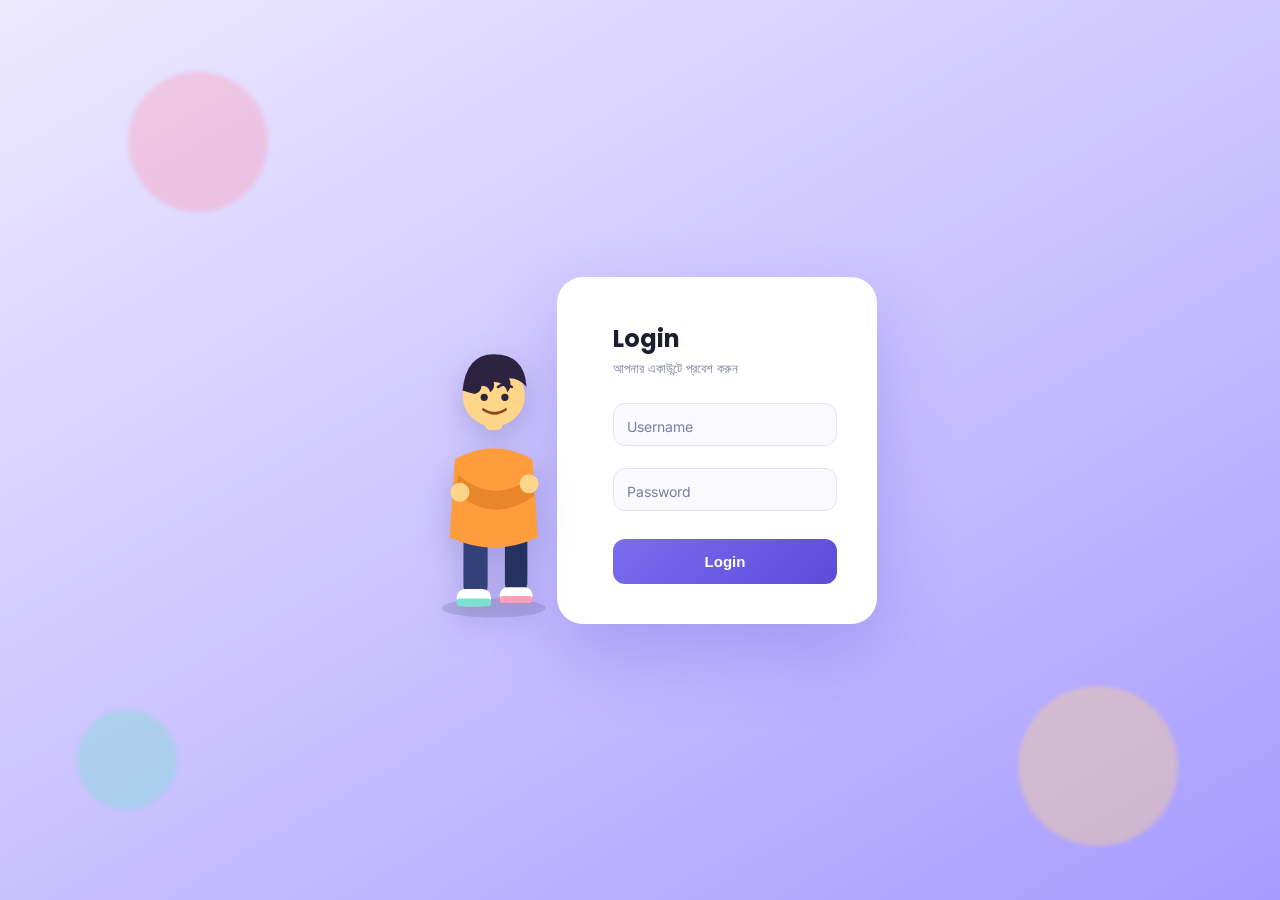
<file: index.html>
<!DOCTYPE html>
<html lang="en">
<head>
    <meta charset="UTF-8">
    <meta name="viewport" content="width=device-width, initial-scale=1.0">
    <title>Login | Bill Productivity Report</title>
    <link rel="preconnect" href="https://fonts.googleapis.com">
    <link href="https://fonts.googleapis.com/css2?family=Poppins:wght@600;700;800&family=Inter:wght@400;500;600;700&display=swap" rel="stylesheet">
    <link rel="stylesheet" href="style.css">
</head>
<body>

    <span class="shape shape-1"></span>
    <span class="shape shape-2"></span>
    <span class="shape shape-3"></span>

    <div class="login-stage">

        <!-- Character: standing, arms crossed, beside the card -->
        <svg class="character" viewBox="0 0 220 340" xmlns="http://www.w3.org/2000/svg">

            <ellipse cx="105" cy="322" rx="60" ry="11" fill="#0b0f2b" opacity="0.12"/>

            <!-- back leg (slightly offset for depth) -->
            <rect x="118" y="228" width="26" height="78" rx="13" fill="#25315e"/>
            <rect x="112" y="298" width="38" height="18" rx="9" fill="#ffffff"/>
            <rect x="112" y="308" width="38" height="8" rx="4" fill="#ff9fbb"/>

            <!-- front leg -->
            <rect x="70" y="228" width="28" height="82" rx="14" fill="#33407a"/>
            <rect x="62" y="300" width="40" height="20" rx="10" fill="#ffffff"/>
            <rect x="62" y="311" width="40" height="9" rx="4.5" fill="#7ce0d3"/>

            <!-- torso / shirt -->
            <path d="M60 150 q45 -26 90 0 l6 90 q-51 24 -102 0 z" fill="#ff9d3d"/>

            <!-- crossed arms -->
            <path d="M64 168 q40 34 84 4 l4 20 q-46 34 -92 -4 z" fill="#e8862a"/>
            <circle cx="146" cy="178" r="11" fill="#ffd58a"/>
            <circle cx="66" cy="188" r="11" fill="#ffd58a"/>

            <!-- neck -->
            <rect x="94" y="96" width="22" height="20" rx="8" fill="#ffd58a"/>

            <!-- head -->
            <circle cx="105" cy="76" r="36" fill="#ffd58a"/>

            <!-- hair -->
            <path d="M69 70 q4 -42 36 -42 q36 0 38 38 q-8 -10 -20 -10 q4 10 -2 16 q-4 -12 -16 -12 q2 8 -4 12 q-2 -8 -10 -8 q0 8 -8 10 q-8 -2 -14 -4 z" fill="#2c2340"/>

            <!-- face -->
            <circle cx="94" cy="78" r="4.2" fill="#2c2340"/>
            <circle cx="118" cy="78" r="4.2" fill="#2c2340"/>
            <path d="M93 92 q13 9 26 0" stroke="#8a4a1e" stroke-width="3" fill="none" stroke-linecap="round"/>
            <path d="M84 66 q8 -6 16 0" stroke="#2c2340" stroke-width="3" fill="none" stroke-linecap="round"/>
            <path d="M110 66 q8 -6 16 0" stroke="#2c2340" stroke-width="3" fill="none" stroke-linecap="round"/>

        </svg>

        <div class="login-card">

            <h1>Login</h1>
            <p class="sub">আপনার একাউন্টে প্রবেশ করুন</p>

            <form id="loginForm">

                <div class="field">
                    <input type="text" id="username" placeholder=" " autocomplete="username" required>
                    <label for="username">Username</label>
                </div>

                <div class="field">
                    <input type="password" id="password" placeholder=" " autocomplete="current-password" required>
                    <label for="password">Password</label>
                </div>

                <button type="submit">Login</button>

            </form>

        </div>

    </div>

    <script src="script.js"></script>
</body>
</html>
</file>
<file: style.css>
:root{
  --lav-1:#ece9ff;
  --lav-2:#a79bff;
  --purple:#7c6cf0;
  --purple-dark:#5c4bd8;
  --ink:#1c1d2e;
  --muted:#7a7f9a;
}

*{box-sizing:border-box;}

body{
  margin:0;
  min-height:100vh;
  font-family:'Inter', 'Noto Sans Bengali', system-ui, sans-serif;
  background:linear-gradient(150deg, var(--lav-1) 0%, #c9c0ff 55%, var(--lav-2) 100%);
  display:flex;
  align-items:center;
  justify-content:center;
  overflow:hidden;
  position:relative;
  padding:24px;
}

h1{ font-family:'Poppins', 'Noto Sans Bengali', sans-serif; }

/* ===================================== */
/* FLOATING BACKGROUND SHAPES */
/* ===================================== */

.shape{
  position:fixed;
  border-radius:50%;
  opacity:0.4;
  z-index:0;
  filter:blur(2px);
}

.shape-1{
  width:140px; height:140px;
  background:#ff9fbb;
  top:8%; left:10%;
  animation:drift1 9s ease-in-out infinite;
}
.shape-2{
  width:100px; height:100px;
  background:#7ce0d3;
  bottom:10%; left:6%;
  animation:drift2 11s ease-in-out infinite;
}
.shape-3{
  width:160px; height:160px;
  background:#ffd58a;
  bottom:6%; right:8%;
  animation:drift1 12s ease-in-out infinite reverse;
}

@keyframes drift1{
  0%,100%{ transform:translate(0,0); }
  50%{ transform:translate(24px,-26px); }
}
@keyframes drift2{
  0%,100%{ transform:translate(0,0); }
  50%{ transform:translate(-18px,22px); }
}

/* ===================================== */
/* STAGE: character + card together */
/* ===================================== */

.login-stage{
  position:relative;
  z-index:1;
  display:flex;
  align-items:flex-end;
  animation:riseIn .5s ease both;
}

@keyframes riseIn{
  from{ opacity:0; transform:translateY(18px); }
  to{ opacity:1; transform:translateY(0); }
}

.character{
  width:190px;
  height:auto;
  margin-right:-36px;
  margin-bottom:0;
  animation:bob 3.4s ease-in-out infinite;
  transform-origin:center bottom;
  filter:drop-shadow(0 12px 16px rgba(60,50,140,0.25));
  position:relative;
  z-index:2;
}

@keyframes bob{
  0%,100%{ transform:translateY(0); }
  50%{ transform:translateY(-7px); }
}

/* ===================================== */
/* LOGIN CARD */
/* ===================================== */

.login-card{
  position:relative;
  z-index:1;
  background:#ffffff;
  border-radius:26px;
  padding:44px 40px 40px 56px;
  width:320px;
  box-shadow:0 30px 70px rgba(92,75,216,0.28);
}

.login-card h1{
  margin:0 0 4px 0;
  font-size:24px;
  color:var(--ink);
}

.sub{
  margin:0 0 26px 0;
  color:var(--muted);
  font-size:13px;
}

.field{
  position:relative;
  margin-bottom:22px;
}

.field input{
  width:100%;
  padding:16px 14px 8px 14px;
  border:1.5px solid #e4e2f7;
  border-radius:12px;
  font-size:14.5px;
  font-family:inherit;
  background:#faf9ff;
  transition:border-color .15s ease, box-shadow .15s ease;
}

.field input:focus{
  outline:none;
  border-color:var(--purple);
  box-shadow:0 0 0 3px rgba(124,108,240,0.15);
}

.field label{
  position:absolute;
  left:14px;
  top:15px;
  font-size:14px;
  color:var(--muted);
  pointer-events:none;
  transition:all .15s ease;
}

.field input:focus + label,
.field input:not(:placeholder-shown) + label{
  top:5px;
  font-size:11px;
  color:var(--purple);
  font-weight:600;
}

#loginForm button{
  width:100%;
  padding:14px;
  border:none;
  border-radius:12px;
  background:linear-gradient(135deg, var(--purple), var(--purple-dark));
  color:#fff;
  font-size:15px;
  font-weight:700;
  cursor:pointer;
  margin-top:6px;
  transition:transform .12s ease, box-shadow .2s ease;
}

#loginForm button:hover{
  box-shadow:0 14px 28px rgba(92,75,216,0.4);
  transform:translateY(-2px);
}

#loginForm button:active{
  transform:scale(0.97);
}

@media (max-width: 560px){
  .login-stage{
    flex-direction:column;
    align-items:center;
  }
  .character{
    margin-right:0;
    margin-bottom:-24px;
    width:150px;
  }
  .login-card{
    width:100%;
    max-width:320px;
    padding:40px 30px 34px 30px;
  }
}
</file>
